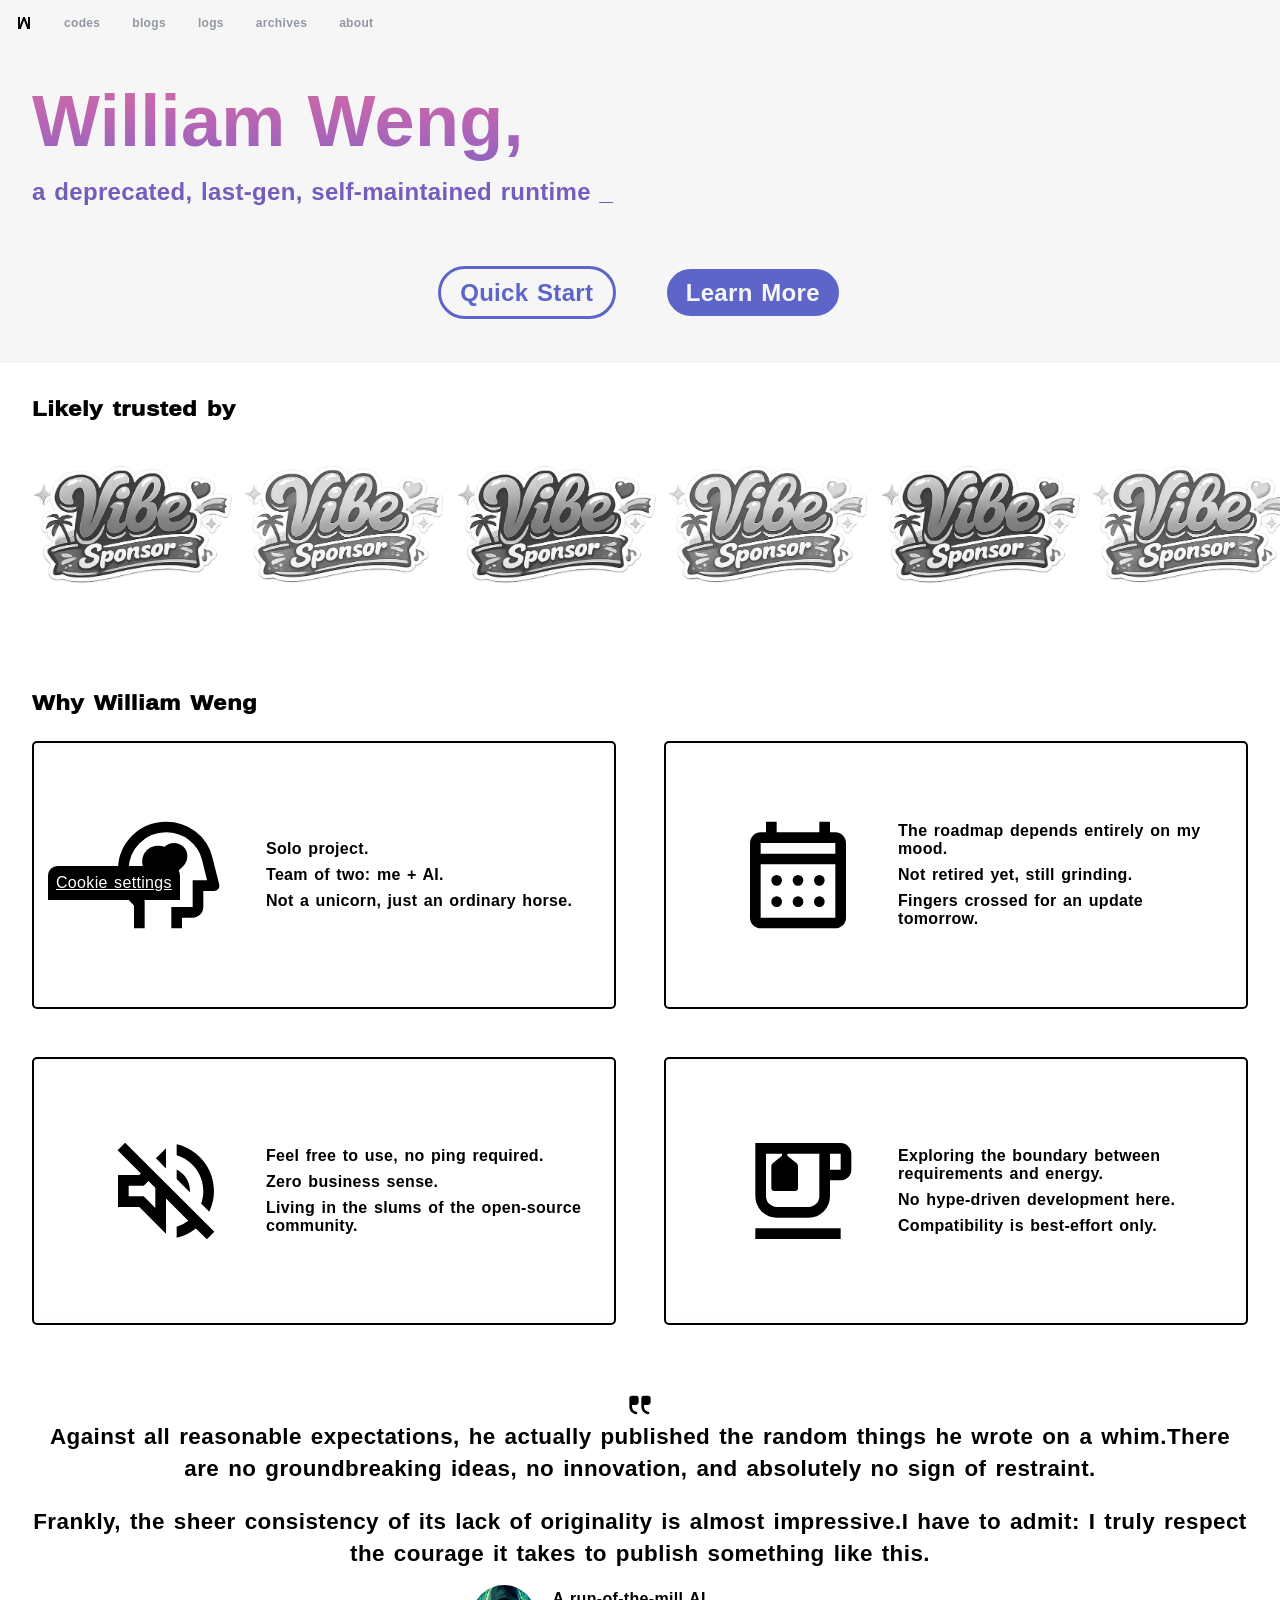
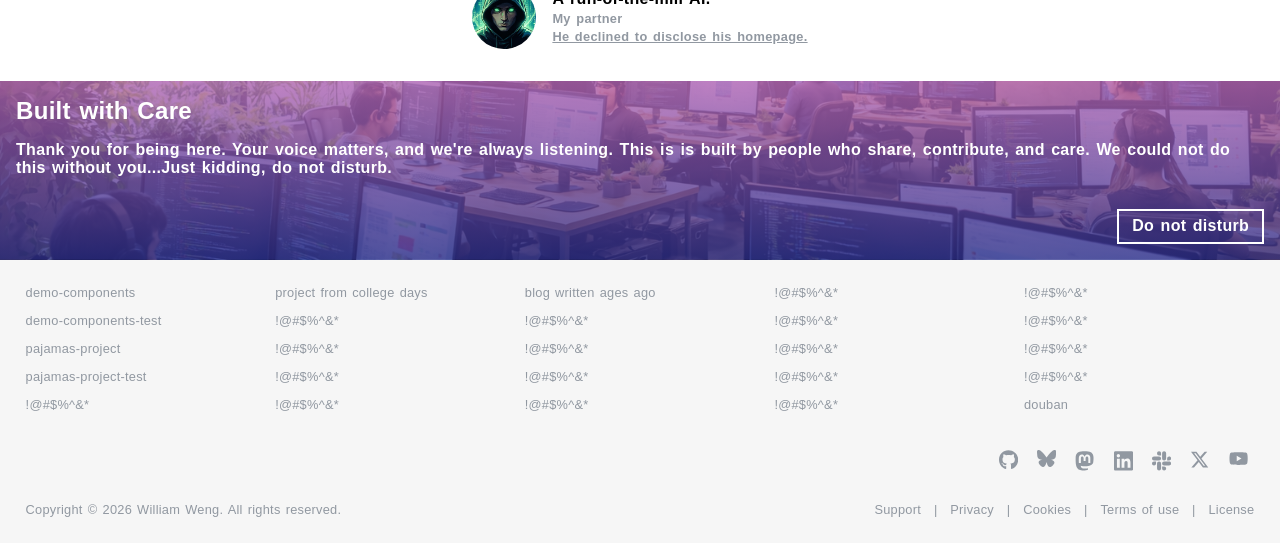
<file: index.html>
<!doctype html>
<html lang="en">
<head>
    <meta charset="UTF-8" />
    <meta name="viewport" content="width=device-width, initial-scale=1.0"/>
    <title>rehyouka</title>
</head>
<body>
    <noscript>
        <p>Please enable JavaScript to continue.</p>
    </noscript>

    <script>
        window.location.replace("/pages/home/index.html");
    </script>
</body>
</html>
</file>
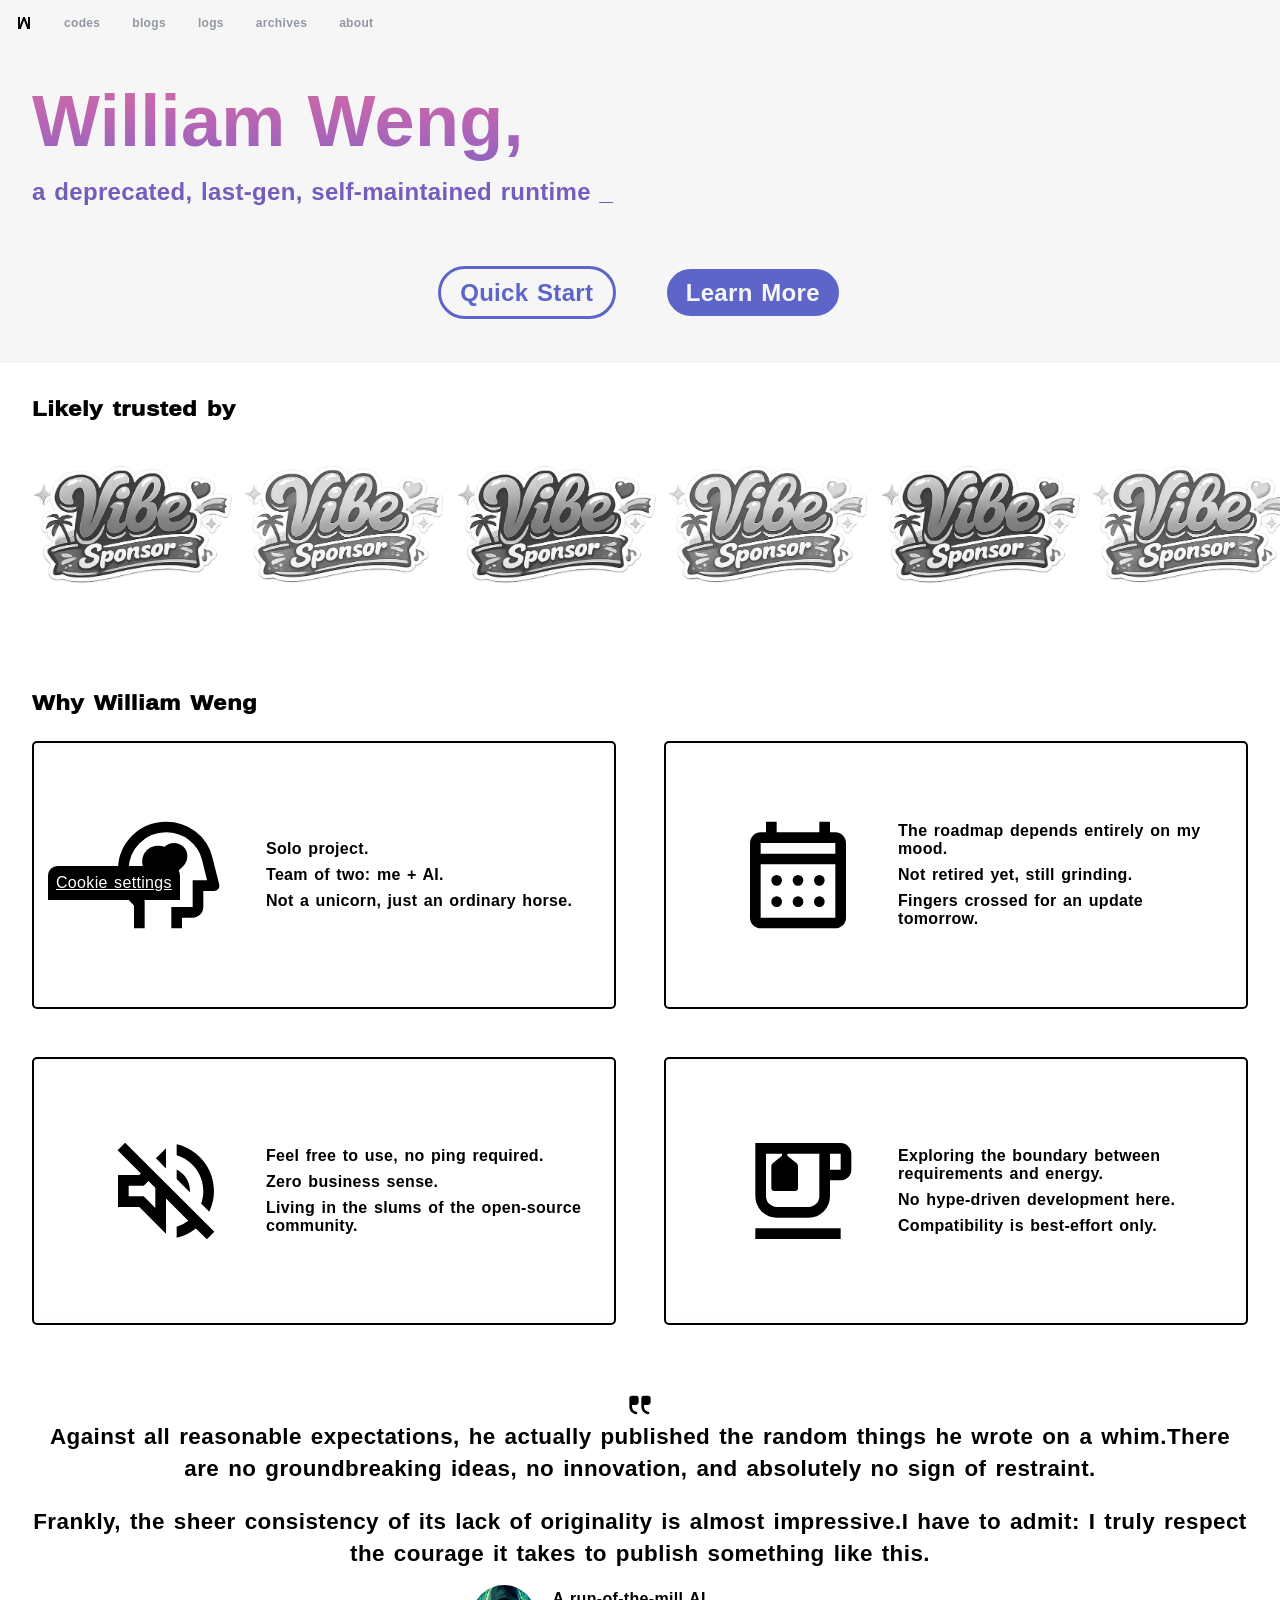
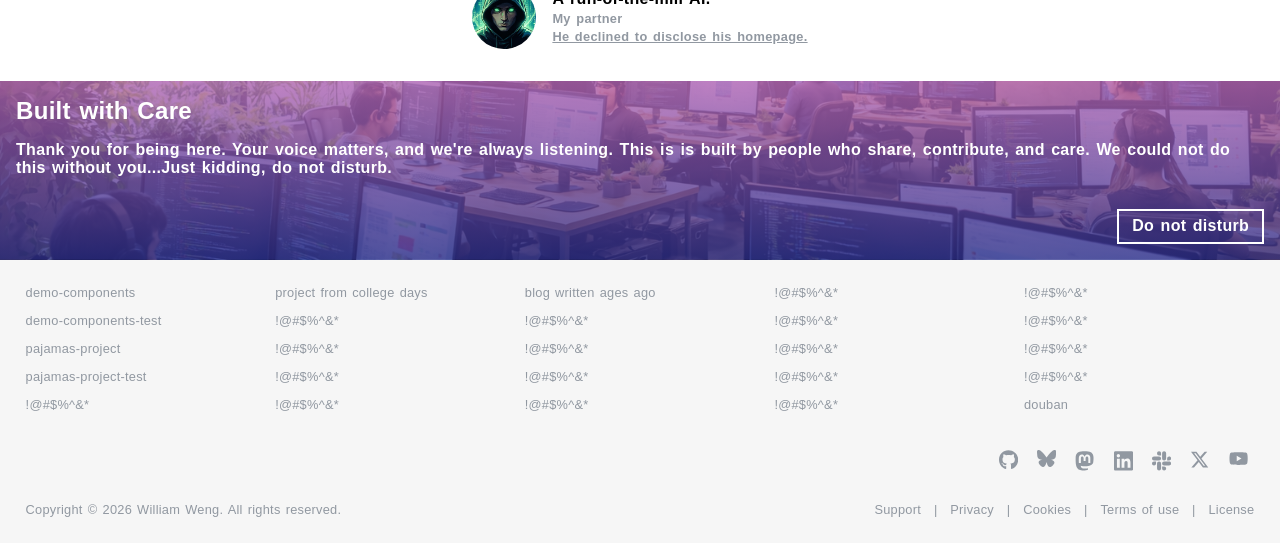
<file: pages/home/index.html>
<!DOCTYPE html>
<html lang="en">
<head>
    <meta charset="UTF-8">
    <meta name="viewport" content="width=device-width, initial-scale=1.0"/>
    <title>rehyouka</title>

    <link rel="icon" href="/icons/brands/filled/W.svg" type="image/svg+xml">
    <style>
        body {
            background-color: var(--rehyouka-color-bkg-primary);
        }

        demo-signboard {
            --signboard-bg-img-x: linear-gradient(to bottom, #d16ba5, #c467ad, #b365b5, #9f64bc, #8764c2, #745cbc, #6055b5, #4a4eaf, #3c3e9c, #2d2e8a, #1c1e78, #070f66);
            --btn-color-light-x: var(--rehyouka-color-bkg-secondary);
            --btn-color-dark-x: var(--rehyouka-color-primary);
            --signboard-color-underline-x: var(--rehyouka-color-primary);
        }

        header, footer {
            background-color: var(--rehyouka-color-bkg-secondary);
        }
        header {
            padding-top: 3rem;
        }

        .wrapper {
            margin: 0 auto;
            width: 100%;
            max-width: var(--rehyouka-max-width);
            padding: 2em;

            /* TODO <demo-gallery> width: max-content */
            overflow: hidden;
        }

        h2.title {
            color: var(--rehyouka-color-txt-primary);
            font-weight: 999;
            display: inline-block;
            transform: scaleY(0.88);
            transform-origin: center;
        }

        section#cards > demo-layout-grid {
            margin-top: 1.5em;
            --layout-grid-column-landscape-x: 2;
            --layout-grid-column-portrait-x: 1;
            --layout-grid-gap-landscape-x: 3em;
            --layout-grid-gap-portrait-x: 1.5em;
        }
        section#cards > demo-layout-grid > demo-card {
            padding: 2em;
            color: var(--rehyouka-color-txt-primary);
        }
        section#cards > demo-layout-grid > demo-card > demo-layout-flex-fit > div[slot=lt] {
            width: 200px;
            height: 200px;
            flex-shrink: 0;
            display: flex;
            justify-content: center;
            align-items: center;
            align-content: center;
        }
        section#cards > demo-layout-grid > demo-card > demo-layout-flex-fit > div[slot=lt] > demo-icon {
            width: 8em;
            height: 8em;
            margin: 0 auto;
        }
        section#cards > demo-layout-grid > demo-card > demo-layout-flex-fit > ul[slot=rb] {
            flex: 1;
            display: flex;
            flex-direction: column;
            gap: 0.5em;;
            list-style: none;
        }
        section#quote > demo-q {
            color: var(--rehyouka-color-txt-primary);
        }
        section#quote > demo-q > div[slot=content] {
            display: flex;
            flex-direction: column;
            justify-content: center;
            align-items: center;
            gap: 1em;
        }
        section#quote > demo-business-card {
            margin-top: 1em;
            color: var(--rehyouka-color-txt-primary);
            /*--business-card-color-sub-title-x: var(--rehyouka-color-txt-secondary);*/
            --business-card-color-sub-title-x: var(--rehyouka-color-txt-secondary);
            --a-color-deselect-x: var(--rehyouka-color-txt-secondary);
            --a-color-select-x: rgb(31, 152, 255);
        }
        section#care > demo-care {
            color: var(--rehyouka-color-bkg-primary);
            --care-max-width-x: var(--rehyouka-max-width);
            padding: 0;
        }
        footer > demo-reference {
            font-size: 0.8em;
            font-weight: 450;
            color: var(--rehyouka-color-txt-secondary);
            --a-color-select-x: var(--rehyouka-color-txt-primary);
        }
        footer > div#channels {
            display: flex;
            flex-direction: row-reverse;
            padding-top: 0;
            padding-bottom: 0;
        }
        footer > div#channels > demo-channels {
            font-size: 1.2em;
            color: var(--rehyouka-color-txt-secondary);
            --a-color-select-x: var(--rehyouka-color-primary);
        }
        footer > demo-footer {
            font-size: 0.8em;
            color: var(--rehyouka-color-txt-secondary);
            --a-color-select-x: var(--rehyouka-color-txt-primary);
        }

        demo-cookie {
            color: white;
            background-color: black;
            --btn-color-dark-x: var(--rehyouka-color-primary);
        }

        demo-navi {
            --navi-color-txt-x: var(--rehyouka-color-txt-secondary);
            --navi-color-txt-select-x: var(--rehyouka-color-txt-primary);
            --navi-color-txt-title-x: var(--rehyouka-color-txt-secondary);
            --navi-color-bg-x: var(--rehyouka-color-bkg-secondary);
            --navi-width-max: var(--rehyouka-max-width);
            --a-color-select-x: var(--rehyouka-color-txt-primary);
        }
        demo-navi > demo-icon[slot=logo] {
            width: 1em;
            height: 1em;
            color: var(--rehyouka-color-txt-primary);
        }
    </style>
  <script type="module" crossorigin src="/assets/home-index-tEwdw3SI.js"></script>
  <link rel="stylesheet" crossorigin href="/assets/home-index-JkkrhSuV.css">
</head>
<body>
    <main>
        <header>
            <demo-signboard config-name="signboard" class="wrapper"></demo-signboard>
        </header>

        <section id="gallery" class="wrapper">
            <h2 class="title">Likely trusted by</h2>
            <demo-gallery
                    config-name="gallery"
                    w="202px"
                    h="202px"
                    gap="10px"
                    playing
            ></demo-gallery>
        </section>

        <section id="cards" class="wrapper">
            <h2 class="title">Why William Weng</h2>
            <demo-layout-grid>
                <demo-card padded bordered rounded bouncing shadowed inset>
                    <demo-layout-flex-fit>
                        <div slot="lt"><demo-icon category="material" name="brain" filled></demo-icon></div>
                        <ul slot="rb">
                            <li><h4>Solo project.</h4></li>
                            <li><h4>Team of two: me + AI.</h4></li>
                            <li><h4>Not a unicorn, just an ordinary horse.</h4></li>
                        </ul>
                    </demo-layout-flex-fit>
                </demo-card>
                <demo-card padded bordered rounded bouncing shadowed inset>
                    <demo-layout-flex-fit>
                        <div slot="lt"><demo-icon category="material" name="plan" filled></demo-icon></div>
                        <ul slot="rb">
                            <li><h4>The roadmap depends entirely on my mood.</h4></li>
                            <li><h4>Not retired yet, still grinding.</h4></li>
                            <li><h4>Fingers crossed for an update tomorrow.</h4></li>
                        </ul>
                    </demo-layout-flex-fit>
                </demo-card>

                <demo-card padded bordered rounded bouncing shadowed inset>
                    <demo-layout-flex-fit>
                        <div slot="lt"><demo-icon category="material" name="shutup" filled></demo-icon></div>
                        <ul slot="rb">
                            <li><h4>Feel free to use, no ping required.</h4></li>
                            <li><h4>Zero business sense.</h4></li>
                            <li><h4>Living in the slums of the open-source community. </h4></li>
                        </ul>
                    </demo-layout-flex-fit>
                </demo-card>
                <demo-card padded bordered rounded bouncing shadowed inset>
                    <demo-layout-flex-fit>
                        <div slot="lt"><demo-icon category="material" name="coffee" filled></demo-icon></div>
                        <ul slot="rb">
                            <li><h4>Exploring the boundary between requirements and energy.</h4></li>
                            <li><h4>No hype-driven development here.</h4></li>
                            <li><h4>Compatibility is best-effort only.</h4></li>
                        </ul>
                    </demo-layout-flex-fit>
                </demo-card>
            </demo-layout-grid>
        </section>

        <section id="quote" class="wrapper">
            <demo-q>
                <div slot="content">
                    <p>Against all reasonable expectations, he actually published the random things he wrote on a whim.There are no groundbreaking ideas, no innovation, and absolutely no sign of restraint.</p>
                    <p>Frankly, the sheer consistency of its lack of originality is almost impressive.I have to admit: I truly respect the courage it takes to publish something like this.</p>
                </div>
            </demo-q>
            <demo-business-card
                    avatar="/avatars/partner.png"
                    title="A run-of-the-mill AI."
                    sub-title="My partner"
                    link-href="https://example.org/"
                    link-desc="He declined to disclose his homepage."
            ></demo-business-card>
        </section>

        <section id="care">
            <demo-care
                    config-name="care"
                    filtering-color-weak="#b365b5cc"
                    filtering-color-strong="#2d2e8acc"
                    class="wrapper"
            ></demo-care>
        </section>

        <footer>
            <demo-reference config-name="reference" class="wrapper"></demo-reference>
            <div id="channels" class="wrapper"><demo-channels config-name="channels"></demo-channels></div>
            <demo-footer config-name="footer" class="wrapper"></demo-footer>
        </footer>
    </main>

    <demo-cookie config-name="cookie"></demo-cookie>

    <demo-navi config-name="navi">
        <demo-icon
                slot="logo"
                category="brands"
                name="W"
                filled
        ></demo-icon>
    </demo-navi>
</body>
</html>
</file>
<file: assets/home-index-JkkrhSuV.css>
:root{--rehyouka-max-width:1280px}*{box-sizing:border-box;margin:0;padding:0}:not(demo-card){border:0}html{font-size:16px}@media (width<=768px){html{font-size:19px}}body{--rehyouka-color-primary:#5d65c8;--rehyouka-color-bkg-primary:white;--rehyouka-color-txt-primary:black;--rehyouka-color-bkg-secondary:#f6f6f6;--rehyouka-color-txt-secondary:#9198a1}body.dark{--rehyouka-color-bkg-primary:black;--rehyouka-color-txt-primary:white;--rehyouka-color-bkg-secondary:#0e0e0e;--rehyouka-color-txt-secondary:#606060}*{letter-spacing:.02em;word-spacing:.1em;font-family:sans-serif}
</file>
